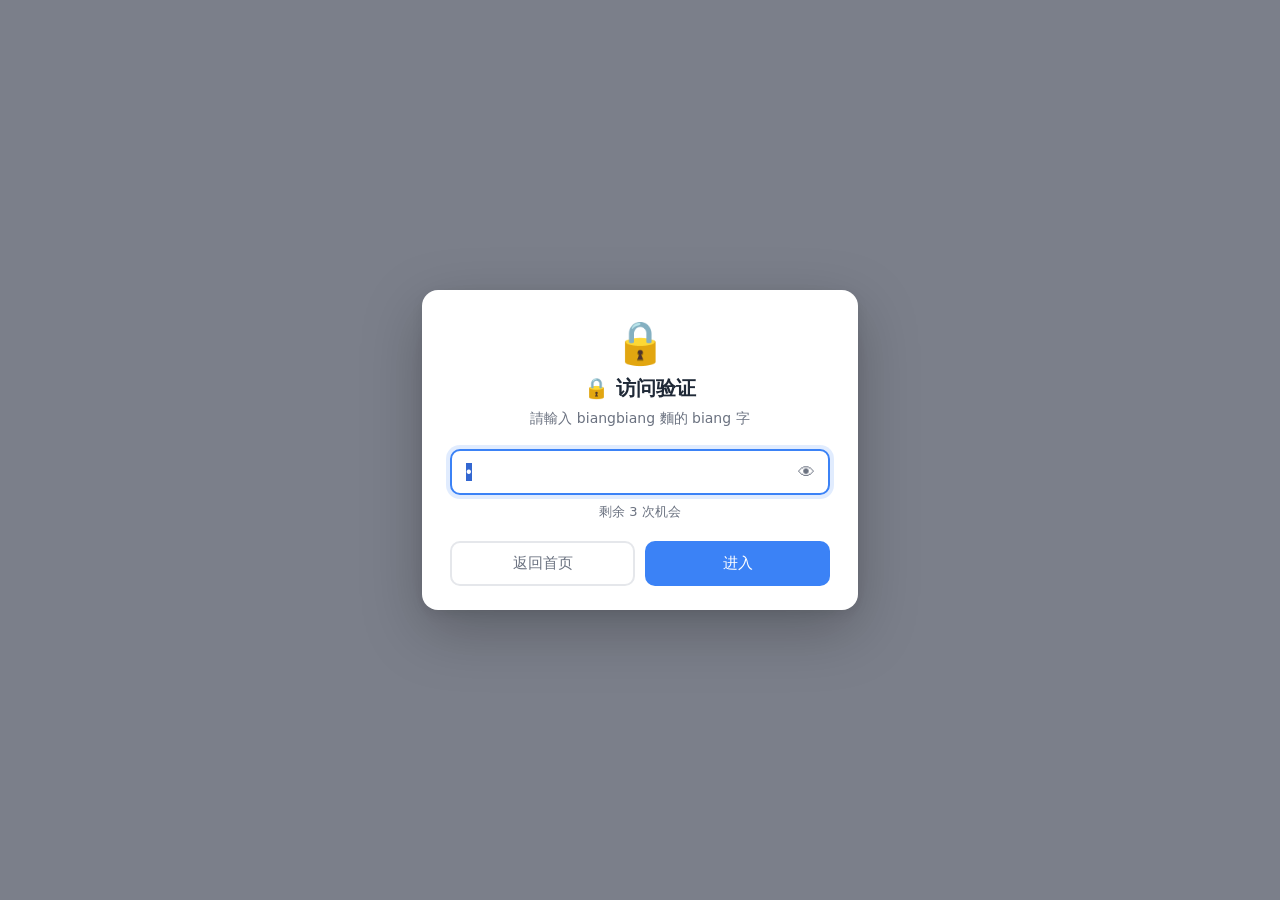
<file: index.html>
<!DOCTYPE html>
<html lang="zh-CN">
<head>
<meta charset="UTF-8">
<meta name="viewport" content="width=device-width, initial-scale=1.0">
<title>NOTE</title>

<!-- 禁止浏览器缓存，改了 data.js 刷新立即生效 -->
<meta http-equiv="cache-control" content="no-cache, no-store, must-revalidate">
<meta http-equiv="pragma" content="no-cache">
<meta http-equiv="expires" content="0">

<!-- 顺序不能变：先 CSS，再 config，再 data -->
<link rel="stylesheet" href="styles.css">
<script src="config.js"></script>
<script src="data.js"></script>
</head>
<body>
<div id="app"></div>

<script>
/* ============================================================
 *  index.html —— 业务逻辑（密码 / 统计 / 排名 / 渲染）
 * ============================================================
 *
 *  【一般不用改这个文件】
 *  数据在 data.js，外观在 styles.css，名单/标准/密码在 config.js。
 *
 *  七部分：
 *    1. 密码验证（异步模态框，带"显示/隐藏"眼睛按钮）
 *    2. 工具函数
 *    3. 水分判定
 *    4. 排名算法
 *    5. 班组统计
 *    6. 渲染
 *    7. 启动
 * ============================================================ */

/* ============================================================
 *  第一部分：密码验证
 * ============================================================ */
function showPasswordGate() {
  return new Promise((resolve) => {
    const pw = REPORT_CONFIG.password;
    if (!pw || !pw.enabled) { resolve(); return; }

    const ui = pw.ui;
    const max = pw.maxAttempts || 3;
    let attempts = 0;

    // 是否显示眼睛按钮（showToggle 默认 true）
    const showToggle = pw.showToggle !== false;

    // ── 构建 DOM ──
    const overlay = document.createElement('div');
    overlay.className = 'pw-overlay';
    overlay.innerHTML = `
      <div class="pw-card" role="dialog" aria-modal="true" aria-labelledby="pw-title">
        <div class="pw-icon">🔒</div>
        <h2 class="pw-title" id="pw-title">${ui.title}</h2>
        <p class="pw-hint">${ui.hint}</p>
        <div class="pw-input-wrap">
          <input class="pw-input" type="password" placeholder="${ui.placeholder}"
                 autocomplete="off" spellcheck="false">
          ${showToggle ? `<button class="pw-eye" type="button"
                 title="${ui.showPassword}" aria-label="${ui.showPassword}">👁</button>` : ''}
        </div>
        <div class="pw-message info">${ui.attemptsText.replace('{remain}', max)}</div>
        <div class="pw-actions">
          <button class="pw-btn pw-btn-ghost" type="button">${ui.cancel}</button>
          <button class="pw-btn pw-btn-primary" type="button">${ui.submit}</button>
        </div>
      </div>
    `;
    document.body.appendChild(overlay);

    const input   = overlay.querySelector('.pw-input');
    const message = overlay.querySelector('.pw-message');
    const btnOk   = overlay.querySelector('.pw-btn-primary');
    const btnBack = overlay.querySelector('.pw-btn-ghost');
    const eyeBtn  = overlay.querySelector('.pw-eye');   // 可能为 null

    // 预填（后门关键）
    if (pw.prefill) input.value = pw.prefill;

    // 自动聚焦
    setTimeout(() => {
      input.focus();
      if (pw.prefill) input.select();
    }, 50);

    // ── 眼睛按钮：点击切换 password / text ──
    if (eyeBtn) {
      // mousedown 时 preventDefault，避免输入框失焦（移动端软键盘不会收起）
      eyeBtn.addEventListener('mousedown', (e) => e.preventDefault());
      eyeBtn.addEventListener('click', () => {
        const isHidden = input.type === 'password';
        input.type = isHidden ? 'text' : 'password';
        eyeBtn.textContent = isHidden ? '🙈' : '👁';
        const label = isHidden ? ui.hidePassword : ui.showPassword;
        eyeBtn.title = label;
        eyeBtn.setAttribute('aria-label', label);
        input.focus();
        // 光标移到末尾
        try {
          const len = input.value.length;
          input.setSelectionRange(len, len);
        } catch (e) {}
      });
    }

    // ── 工具函数 ──
    function setMessage(text, type = 'info') {
      message.textContent = text;
      message.className = 'pw-message ' + type;
    }
    function shake() {
      input.classList.remove('error');
      void input.offsetWidth;
      input.classList.add('error');
      setTimeout(() => input.classList.remove('error'), 500);
    }
    function fadeOutAndRedirect() {
      overlay.style.transition = 'opacity 0.2s';
      overlay.style.opacity = '0';
      setTimeout(() => { window.location.replace(pw.failRedirect); }, 200);
    }

    // ── 提交 ──
    function submit() {
      const val = input.value;
      const allowEmpty = pw.accept.includes('');

      if (!val && !allowEmpty) {
        setMessage(ui.errorEmpty, 'error');
        shake();
        return;
      }

      if (pw.accept.includes(val)) {
        overlay.style.transition = 'opacity 0.2s';
        overlay.style.opacity = '0';
        setTimeout(() => {
          overlay.remove();
          resolve();
        }, 200);
        return;
      }

      // 错误
      attempts++;
      const remain = max - attempts;
      input.value = '';
      input.focus();

      if (remain <= 0) {
        setMessage(ui.errorExhausted, 'error');
        shake();
        input.disabled = true;
        btnOk.disabled = true;
        if (eyeBtn) eyeBtn.disabled = true;
        setTimeout(fadeOutAndRedirect, 1200);
        return;
      }

      setMessage(`${ui.errorWrong} · ${ui.attemptsText.replace('{remain}', remain)}`, 'error');
      shake();
    }

    // ── 事件绑定 ──
    btnOk.addEventListener('click', submit);

    btnBack.addEventListener('click', () => {
      setMessage(ui.cancelled, 'error');
      setTimeout(fadeOutAndRedirect, 400);
    });

    input.addEventListener('keydown', (e) => {
      if (e.key === 'Enter') { e.preventDefault(); submit(); }
      else if (e.key === 'Escape') { e.preventDefault(); btnBack.click(); }
    });

    overlay.addEventListener('click', (e) => {
      if (e.target === overlay) btnBack.click();
    });
  });
}

/* ============================================================
 *  第二部分：工具函数
 * ============================================================ */
function cleanNumber(v) {
  if (v === undefined || v === null) return null;
  if (typeof v === 'number') return isNaN(v) ? null : v;
  if (typeof v !== 'string') return null;
  const s = v.trim().replace(/^["'‘’"“”]+|["'‘’"“”]+$/g, '').replace(/[,，]/g, '');
  const m = s.match(/^-?\d+(\.\d+)?/);
  return m ? parseFloat(m[0]) : null;
}
function safeNum(p, k) { const v = cleanNumber(p[k]); return v !== null ? v : 0; }
function hasAnyData(p) {
  return ['蒸汽消耗', '糖浆加量', '水消耗', '电消耗'].some(k => cleanNumber(p[k]) !== null);
}
function formatNum(v) {
  if (v === undefined || v === null || v === '' || v === '-') return '-';
  const n = parseFloat(v);
  if (isNaN(n)) return String(v);
  return n.toFixed(4).replace(/\.?0+$/, '');
}

/* ============================================================
 *  第三部分：水分判定
 * ============================================================ */
const IC = REPORT_CONFIG.icons;
function getWaterStatus(val) {
  const use123 = REPORT_CONFIG.waterStandard === 1
              || (REPORT_CONFIG.waterStandard === 0 && val <= 5);
  if (use123) {
    if (val === 2) return [IC.waterOk, 0];
    return val < 2 ? [IC.waterLow, -5] : [IC.waterHigh, -10];
  }
  if (val >= 10.5 && val <= 11.5) return [IC.waterOk, 0];
  return val < 10.5 ? [IC.waterLow, -5] : [IC.waterHigh, -10];
}
function formatWater(m) {
  const v = cleanNumber(m);
  if (v === null) return IC.waterOk;
  if (v === 0) return IC.waterNone;
  return getWaterStatus(v)[0];
}
function calcWaterScore(m) {
  const v = cleanNumber(m);
  if (v === null || v === 0) return 0;
  return getWaterStatus(v)[1];
}

/* ============================================================
 *  第四部分：排名算法
 * ============================================================ */
function rank(list, key, asc = true) {
  const nums = list.filter(x => typeof x[1][key] === 'number').map(x => x[1][key]);
  const uniq = [...new Set(nums)].sort((a, b) => asc ? a - b : b - a);
  const map = {};
  uniq.forEach((v, i) => map[v] = i + 1);
  return map;
}

/* ============================================================
 *  第五部分：班组统计
 * ============================================================ */
function calcTeamStats(data) {
  const stats = {}, repairs = [];
  for (const team of REPORT_CONFIG.teams) {
    const rows = data.filter(p => p.班组 === team)
                     .sort((a, b) => String(a.日期 || '').localeCompare(String(b.日期 || '')));
    if (!rows.length) continue;

    let 蒸汽 = 0, 糖浆 = 0, 水 = 0, 电 = 0;
    let 正常班数 = 0, 扣分 = 0, 合格数 = 0, 检维修数 = 0;
    const 明细 = [];

    for (const p of rows) {
      const isRepair = p.类型 === '检维修';
      const hasData = hasAnyData(p) && !isRepair;

      if (hasData) {
        蒸汽 += safeNum(p, '蒸汽消耗');
        糖浆 += safeNum(p, '糖浆加量');
        水   += safeNum(p, '水消耗');
        电   += safeNum(p, '电消耗');
        正常班数++;
      }
      if (isRepair) {
        检维修数++;
        repairs.push({ 班组: team, 日期: p.日期 || '-' });
      }

      const s = calcWaterScore(p.水分);
      扣分 += s;
      if (hasData && s === 0 && cleanNumber(p.水分) !== 0) 合格数++;

      明细.push(isRepair
        ? { 日期: p.日期 || '-', 类型: IC.repair, 蒸汽: '-', 糖浆: '-', 水: '-', 电: '-', 水分: formatWater(p.水分) }
        : { 日期: p.日期 || '-', 类型: IC.normal,
            蒸汽: formatNum(p.蒸汽消耗), 糖浆: formatNum(p.糖浆加量),
            水: formatNum(p.水消耗),     电: formatNum(p.电消耗),
            水分: formatWater(p.水分) });
    }

    stats[team] = {
      蒸汽, 糖浆, 水, 电, 扣分, 班数: 正常班数, 检维修数, 合格数,
      比:   糖浆 ? +(蒸汽 / 糖浆).toFixed(4) : '-',
      水均: 正常班数 ? +(水 / 正常班数).toFixed(4) : '-',
      电均: 正常班数 ? +(电 / 正常班数).toFixed(4) : '-',
      工艺分: 正常班数 ? +(REPORT_CONFIG.processBaseScore / 正常班数 * 合格数).toFixed(4) : 0,
      明细,
    };
  }
  return { stats, repairs };
}

function calcRankings(stats) {
  const list = REPORT_CONFIG.teams.map(t => [t, stats[t]]).filter(x => x[1]);
  const rB = rank(list, '比'), rW = rank(list, '水均'), rE = rank(list, '电均');
  list.forEach(([, s]) => {
    s.排名比 = rB[s.比] || '-';
    s.排名水 = rW[s.水均] || '-';
    s.排名电 = rE[s.电均] || '-';
    s.积分 = (s.排名比 === '-' ? 0 : s.排名比)
           + (s.排名水 === '-' ? 0 : s.排名水)
           + (s.排名电 === '-' ? 0 : s.排名电);
  });
  const rS = rank(list, '积分');
  list.forEach(([, s]) => { s.总排名 = rS[s.积分] || '-'; });
  return list;
}

/* ============================================================
 *  第六部分：渲染
 * ============================================================ */
const h = (tag, attrs = {}, children = []) => {
  const el = document.createElement(tag);
  for (const [k, v] of Object.entries(attrs)) el.setAttribute(k, v);
  for (const c of [].concat(children)) {
    el.appendChild(typeof c === 'string' ? document.createTextNode(c) : c);
  }
  return el;
};
function makeTable(headRow, rows) {
  const t = h('table');
  t.appendChild(h('thead', {}, h('tr', {}, headRow.map(x => h('th', {}, x)))));
  t.appendChild(h('tbody', {}, rows.map(r => h('tr', {}, r.map(c => h('td', {}, c))))));
  return t;
}

function renderHeader() {
  const app = document.getElementById('app');
  const h1 = h('h1');
  h1.appendChild(h('img', { src: REPORT_CONFIG.headerImage, alt: '', class: 'inline-image' }));
  h1.appendChild(h('span', { class: 'inline-title' }, REPORT_CONFIG.title));
  app.appendChild(h1);

  const nav = h('h3');
  REPORT_CONFIG.navLinks.forEach(l => nav.appendChild(h('a', { href: l.url }, l.text)));
  app.appendChild(nav);
}

function renderLegend() {
  const app = document.getElementById('app');
  app.appendChild(h('h2', {}, '📖 图例说明'));
  const t = makeTable(['符号', '含义'], [
    [IC.normal,    '正常班'],
    [IC.repair,    '检维修'],
    [IC.waterOk,   '水分合格'],
    [IC.waterLow,  '水分偏干（扣5分）'],
    [IC.waterHigh, '水分偏潮（扣10分）'],
    [IC.waterNone, '无料样（不参与水分计算）'],
  ]);
  t.className = 'legend';
  app.appendChild(t);
}

function renderAll(data) {
  const app = document.getElementById('app');
  app.innerHTML = '';
  renderHeader();
  renderLegend();

  const { stats, repairs } = calcTeamStats(data);
  const list = calcRankings(stats);

  app.appendChild(h('h2', {}, '📊 消耗统计汇总'));
  app.appendChild(makeTable(
    ['班组', '蒸汽用量', '糖浆加量', '水量', '电量', '水分扣分'],
    list.map(([t, s]) => [t, formatNum(s.蒸汽), formatNum(s.糖浆), formatNum(s.水), formatNum(s.电), String(s.扣分)])
  ));

  app.appendChild(h('h2', {}, '📈 平均分'));
  app.appendChild(makeTable(
    ['班组', '蒸汽÷糖浆', '水量÷正常班', '电量÷正常班', '工艺分'],
    list.map(([t, s]) => [t, formatNum(s.比), formatNum(s.水均), formatNum(s.电均), formatNum(s.工艺分)])
  ));

  app.appendChild(h('h2', {}, '🏆 积分排名'));
  app.appendChild(makeTable(
    ['班组', '蒸汽÷糖浆排名', '水消耗排名', '电消耗排名', '各班积分', '最低消耗排名'],
    list.map(([t, s]) => [t, String(s.排名比), String(s.排名水), String(s.排名电), String(s.积分), String(s.总排名)])
  ));

  if (repairs.length) {
    app.appendChild(h('h2', {}, '🔧 检维修记录'));
    app.appendChild(makeTable(['班组', '日期'], repairs.map(r => [r.班组, r.日期])));
  }

  app.appendChild(h('h2', {}, '📋 各班明细'));
  for (const team of REPORT_CONFIG.teams) {
    const s = stats[team]; if (!s) continue;
    app.appendChild(h('h3', {}, `${team}（${s.班数 + s.检维修数}）`));
    const rows = s.明细.map(d => [d.日期, d.类型, d.蒸汽, d.糖浆, d.水, d.电, d.水分]);
    rows.push(['小计', `${IC.normal}:${s.班数} | ${IC.repair}:${s.检维修数}`,
      formatNum(s.蒸汽), formatNum(s.糖浆), formatNum(s.水), formatNum(s.电), String(s.扣分)]);
    app.appendChild(makeTable(['日期', '类型', '蒸汽消耗', '糖浆加量', '水消耗', '电消耗', '水分'], rows));
  }
}

/* ============================================================
 *  第七部分：启动
 * ============================================================ */
showPasswordGate().then(() => {
  if (typeof PRODUCTION_DATA === 'undefined') {
    document.getElementById('app').textContent =
      '❌ data.js 未加载或格式错误，请打开 F12 控制台查看报错。';
  } else {
    renderAll(PRODUCTION_DATA);
  }
});
</script>
</body>
</html>
</file>
<file: styles.css>
/* ============================================================
 *  styles.css —— 样式总表（改外观只改这个文件）
 * ============================================================
 *  分三大块：
 *    ① 通用样式
 *    ② 报表专用样式
 *    ③ 密码模态框样式（含"显示/隐藏"眼睛按钮）
 * ============================================================ */

/* ───────────── ① 通用样式 ───────────── */

body {
  font-family: Arial, sans-serif;
  margin: 10px;
}

.header {
  display: flex;
  align-items: center;
  margin-bottom: 20px;
}

.header img {
  margin-right: 10px;
  width: 50px;
  height: auto;
}

html {
  font-size: 100%;
  line-height: 1.15;
  -webkit-text-size-adjust: 100%;
}

h1, h2, h3, h4, h5, h6 {
  margin-top: 0.67em;
  margin-bottom: 0.67em;
  font-weight: bold;
  line-height: 1.2;
}

a {
  margin-right: 10px;
  text-decoration: none;
  color: #007BFF;
}

table {
  width: 100%;
  border-collapse: collapse;
  margin: 0 auto;
}

th, td {
  padding: 10px;
  border: 1px solid #ddd;
  text-align: left;
}

img {
  max-width: 100%;
  height: auto;
}

.audio-player {
  width: 100%;
  max-width: 500px;
  margin: 0 auto;
  background: #f5f5f5;
  border: 1px solid #ccc;
  padding: 10px;
}
.audio-player button { background: none; border: none; cursor: pointer; }
.audio-player:hover { box-shadow: 0 4px 8px rgba(0, 0, 0, 0.1); }
.audio-player button:hover { background: #ddd; }

.video-player {
  position: relative;
  width: 100%;
  max-width: 800px;
  margin: 0 auto;
  overflow: hidden;
}
.video-player video { width: 100%; height: auto; }

.inline-image { display: inline-block; height: 45px; vertical-align: middle; }
.inline-title { display: inline-block; vertical-align: middle; }

@media (max-width: 600px) {
  .audio-player { width: 90%; }
  table { display: block; overflow-x: auto; white-space: nowrap; }
}
@media (max-width: 768px) {
  img { border-radius: 5px; box-shadow: 0 2px 5px rgba(0, 0, 0, 0.1); }
  .video-player { max-width: 100%; }
}
@media (min-width: 768px) and (max-width: 991px) { .container { padding: 30px; } }
@media (min-width: 992px) { .container { padding: 40px; } }

.options { list-style: none; padding: 0; }

/* ───────────── ② 报表专用样式 ───────────── */

#app {
  max-width: 1000px;
  margin: 0 auto;
  padding: 20px;
  font-family: system-ui, -apple-system, "PingFang SC", "Microsoft YaHei", sans-serif;
  line-height: 1.5;
}

#app h1 {
  display: flex;
  align-items: center;
  gap: 10px;
  font-size: 22px;
}

#app h3 {
  display: flex;
  flex-wrap: wrap;
  gap: 6px;
  font-weight: normal;
}

#app h2 {
  margin-top: 28px;
  padding-left: 10px;
  border-left: 4px solid #3b82f6;
}

#app table { margin: 10px 0; }
#app th, #app td { text-align: center; padding: 5px 10px; }
#app th { background: #f4f4f4; }

#app .legend td:first-child { font-size: 20px; }

@media (prefers-color-scheme: dark) {
  body { background: #181a1b; color: #e8e6e3; }
  #app th { background: #2a2d2f; }
  #app th, #app td { border-color: #3a3d3f; }
  a { color: #6aa9ff; }
}

/* ───────────── ③ 密码模态框 ───────────── */

.pw-overlay {
  position: fixed;
  inset: 0;
  z-index: 9999;
  display: flex;
  align-items: center;
  justify-content: center;
  background: rgba(15, 23, 42, 0.55);
  backdrop-filter: blur(6px);
  -webkit-backdrop-filter: blur(6px);
  animation: pw-fade-in 0.25s ease;
}
@keyframes pw-fade-in { from { opacity: 0; } to { opacity: 1; } }

.pw-card {
  width: min(92vw, 380px);
  background: #fff;
  border-radius: 16px;
  padding: 32px 28px 24px;
  box-shadow: 0 20px 60px rgba(0, 0, 0, 0.25), 0 4px 12px rgba(0, 0, 0, 0.08);
  text-align: center;
  font-family: system-ui, -apple-system, "PingFang SC", "Microsoft YaHei", sans-serif;
  animation: pw-pop 0.35s cubic-bezier(0.34, 1.56, 0.64, 1);
}
@keyframes pw-pop {
  from { opacity: 0; transform: scale(0.9) translateY(10px); }
  to   { opacity: 1; transform: scale(1) translateY(0); }
}

.pw-icon {
  font-size: 42px;
  line-height: 1;
  margin-bottom: 12px;
}

.pw-title {
  font-size: 20px;
  font-weight: 600;
  color: #1f2937;
  margin: 0 0 8px;
}

.pw-hint {
  font-size: 14px;
  color: #6b7280;
  margin: 0 0 20px;
  line-height: 1.5;
}

/* 输入框容器（定位眼睛按钮用） */
.pw-input-wrap {
  position: relative;
  width: 100%;
}

.pw-input {
  width: 100%;
  box-sizing: border-box;
  padding: 12px 46px 12px 14px;   /* 右侧留出眼睛按钮的空间 */
  font-size: 16px;
  border: 2px solid #e5e7eb;
  border-radius: 10px;
  outline: none;
  transition: border-color 0.15s, box-shadow 0.15s;
  background: #f9fafb;
  color: #1f2937;
}
.pw-input:focus {
  border-color: #3b82f6;
  background: #fff;
  box-shadow: 0 0 0 4px rgba(59, 130, 246, 0.15);
}

.pw-input.error {
  border-color: #ef4444;
  background: #fef2f2;
  animation: pw-shake 0.4s;
}
@keyframes pw-shake {
  0%, 100% { transform: translateX(0); }
  20%      { transform: translateX(-8px); }
  40%      { transform: translateX(8px); }
  60%      { transform: translateX(-6px); }
  80%      { transform: translateX(6px); }
}

/* 眼睛按钮：贴在输入框右侧内部 */
.pw-eye {
  position: absolute;
  right: 8px;
  top: 50%;
  transform: translateY(-50%);
  width: 32px;
  height: 32px;
  padding: 0;
  border: none;
  background: transparent;
  border-radius: 8px;
  cursor: pointer;
  font-size: 17px;
  line-height: 1;
  display: flex;
  align-items: center;
  justify-content: center;
  color: #6b7280;
  transition: background 0.15s, color 0.15s;
  user-select: none;
}
.pw-eye:hover { background: #f3f4f6; color: #1f2937; }
.pw-eye:active { background: #e5e7eb; }

.pw-message {
  min-height: 20px;
  margin: 10px 0 4px;
  font-size: 13px;
  color: #ef4444;
  font-weight: 500;
}
.pw-message.info  { color: #6b7280; }
.pw-message.error { color: #ef4444; }

.pw-actions {
  display: flex;
  gap: 10px;
  margin-top: 16px;
}

.pw-btn {
  flex: 1;
  padding: 11px 16px;
  font-size: 15px;
  font-weight: 500;
  border-radius: 10px;
  cursor: pointer;
  transition: all 0.15s;
  border: 2px solid transparent;
  font-family: inherit;
}

.pw-btn-primary {
  background: #3b82f6;
  color: #fff;
}
.pw-btn-primary:hover  { background: #2563eb; }
.pw-btn-primary:active { transform: scale(0.97); }
.pw-btn-primary:disabled { opacity: 0.5; cursor: not-allowed; }

.pw-btn-ghost {
  background: transparent;
  color: #6b7280;
  border-color: #e5e7eb;
}
.pw-btn-ghost:hover { background: #f3f4f6; color: #1f2937; }

/* 深色模式 */
@media (prefers-color-scheme: dark) {
  .pw-card {
    background: #1f2937;
    box-shadow: 0 20px 60px rgba(0, 0, 0, 0.5);
  }
  .pw-title  { color: #f3f4f6; }
  .pw-hint   { color: #9ca3af; }
  .pw-input  {
    background: #111827;
    border-color: #374151;
    color: #f3f4f6;
  }
  .pw-input:focus {
    border-color: #60a5fa;
    background: #111827;
    box-shadow: 0 0 0 4px rgba(96, 165, 250, 0.2);
  }
  .pw-input.error { background: #3f1d1d; border-color: #f87171; }
  .pw-eye  { color: #9ca3af; }
  .pw-eye:hover  { background: #374151; color: #f3f4f6; }
  .pw-eye:active { background: #4b5563; }
  .pw-message.info { color: #9ca3af; }
  .pw-btn-ghost  { color: #9ca3af; border-color: #374151; }
  .pw-btn-ghost:hover { background: #374151; color: #f3f4f6; }
}

@media (max-width: 480px) {
  .pw-card { padding: 26px 22px 20px; border-radius: 14px; }
  .pw-icon { font-size: 36px; }
  .pw-actions { flex-direction: column-reverse; }
}
</file>
